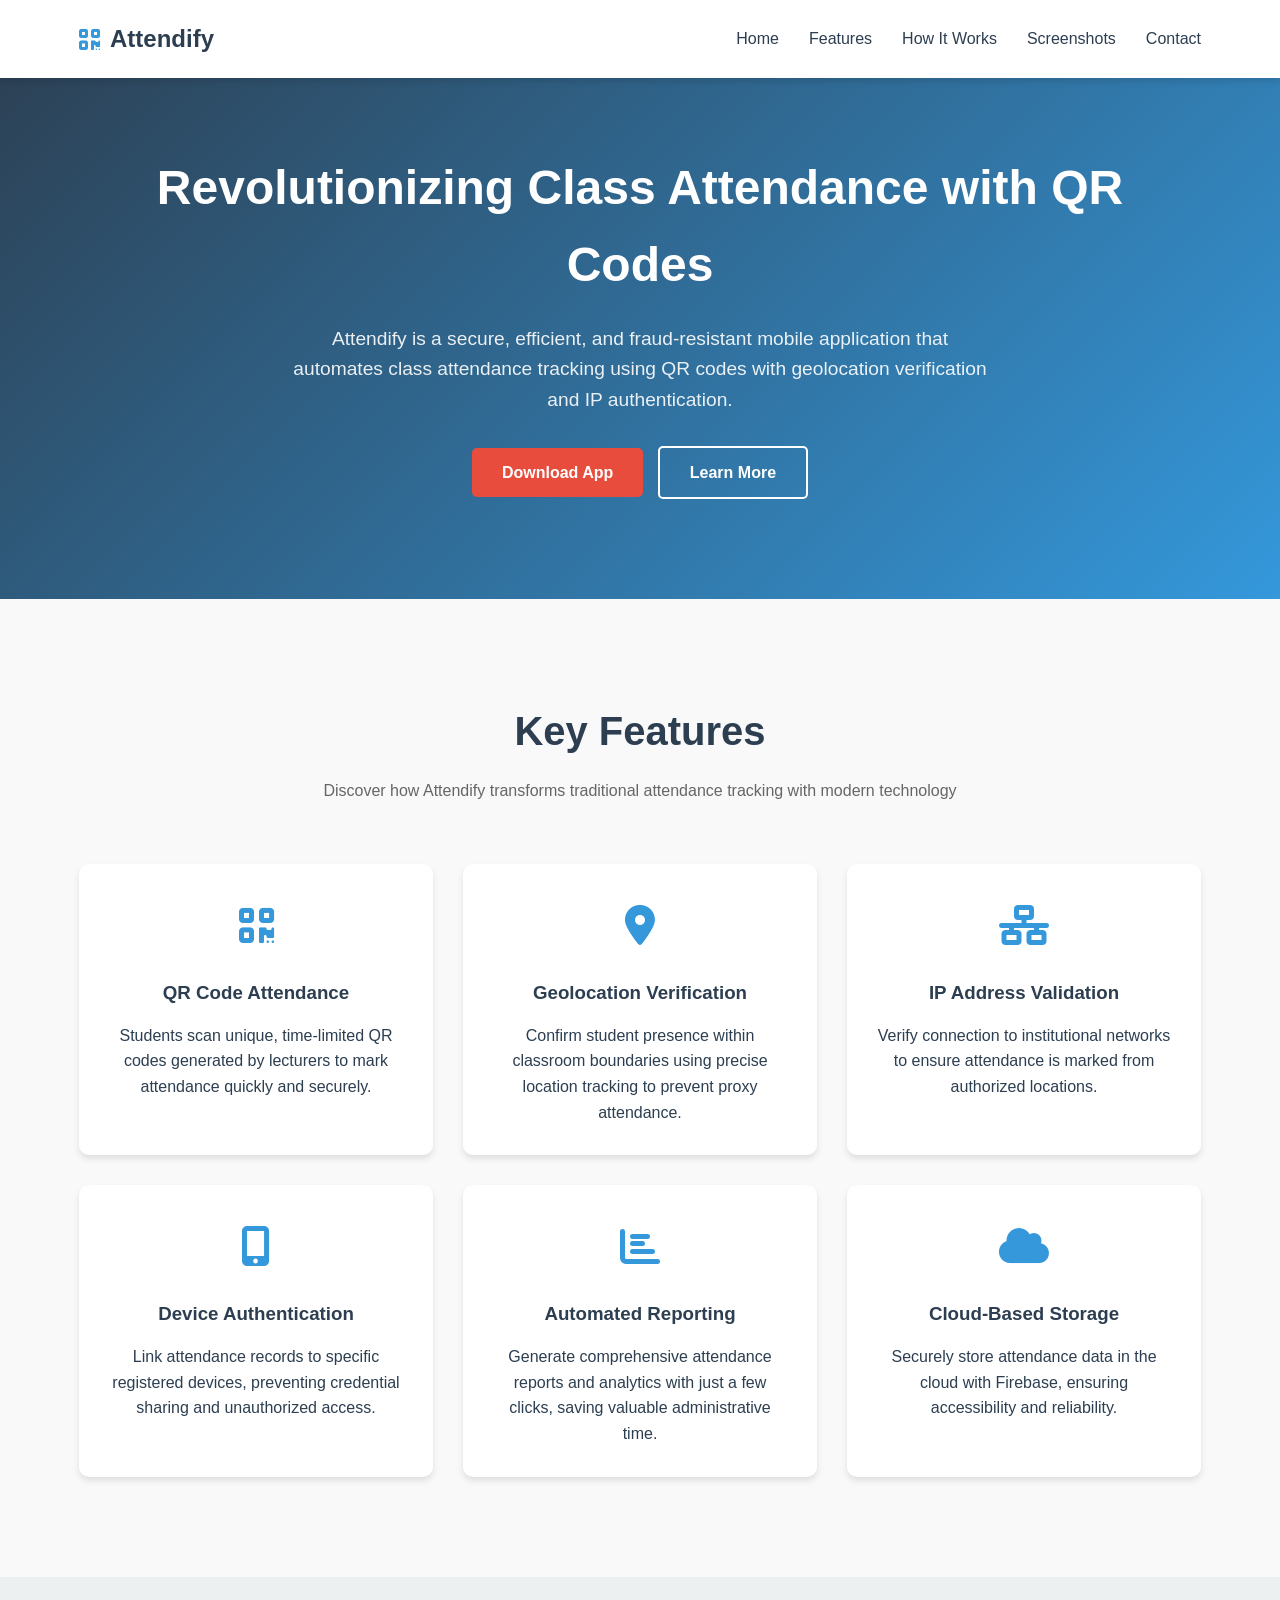
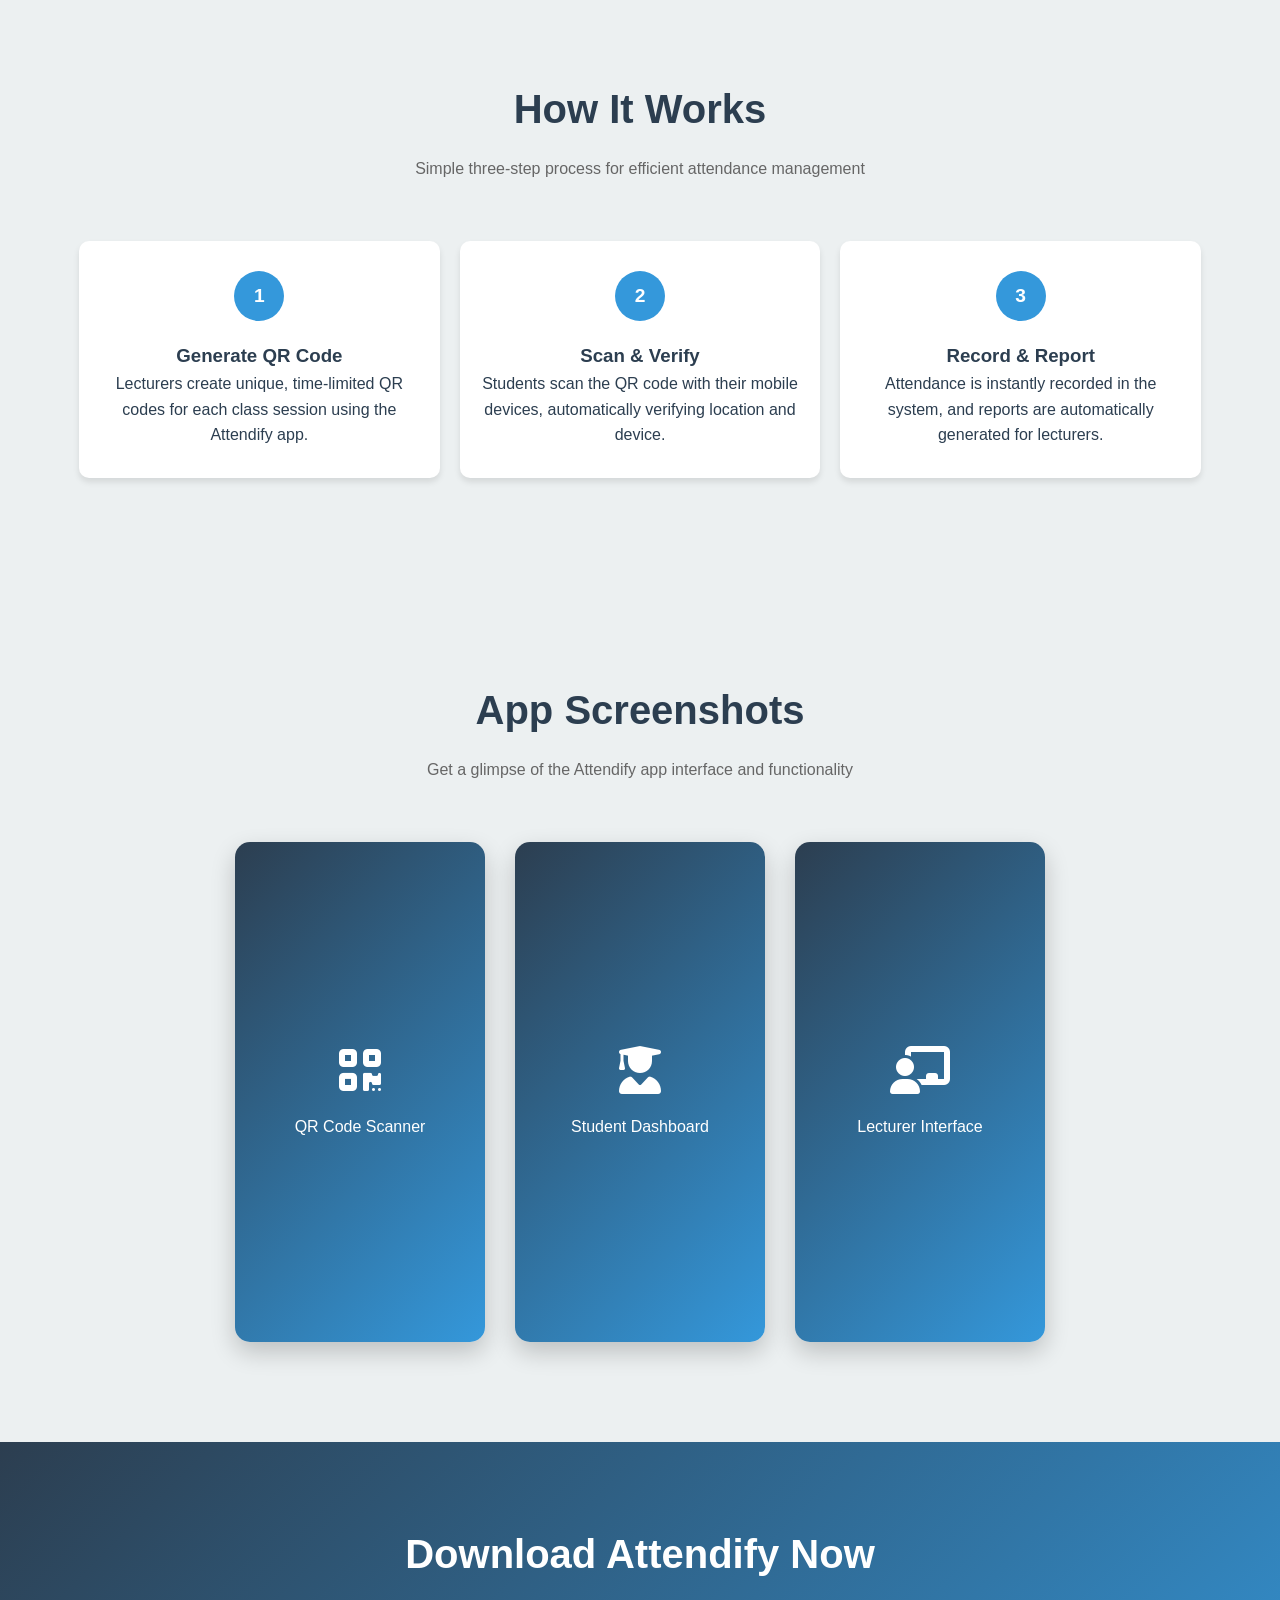
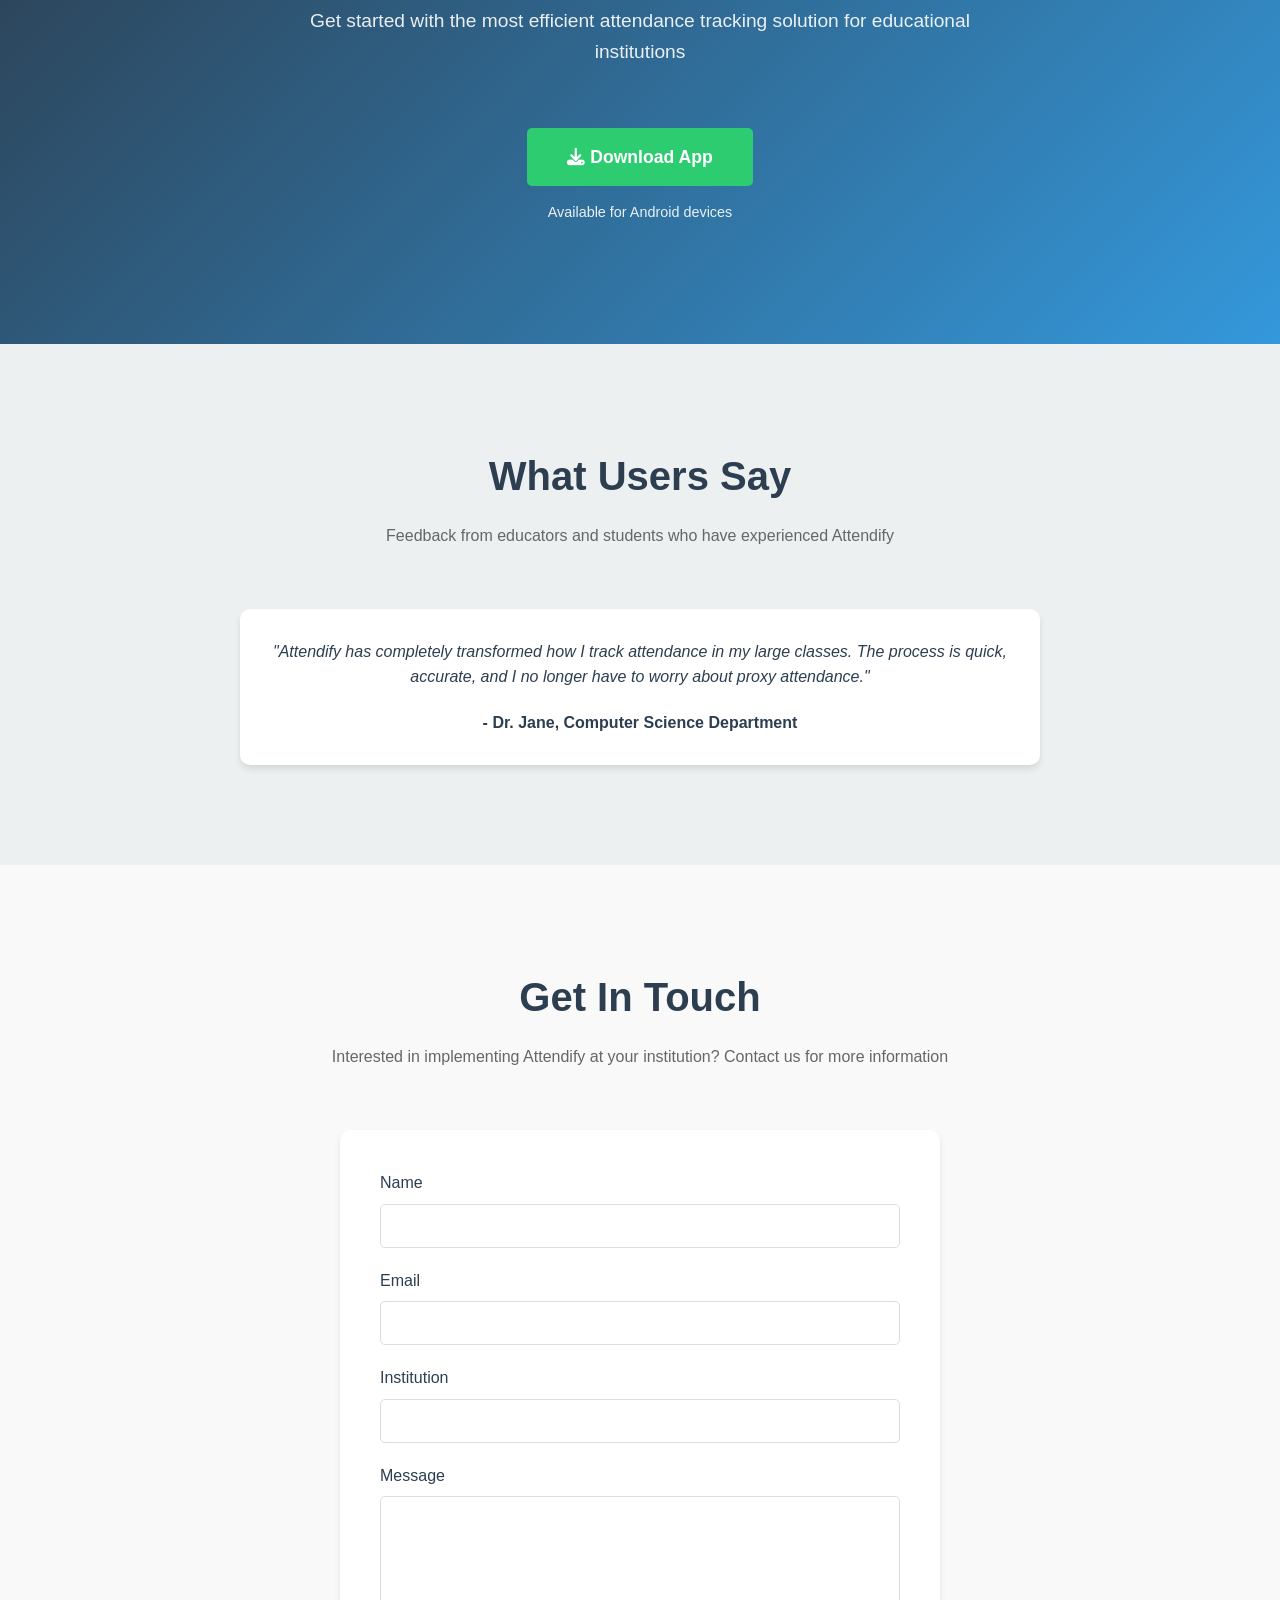
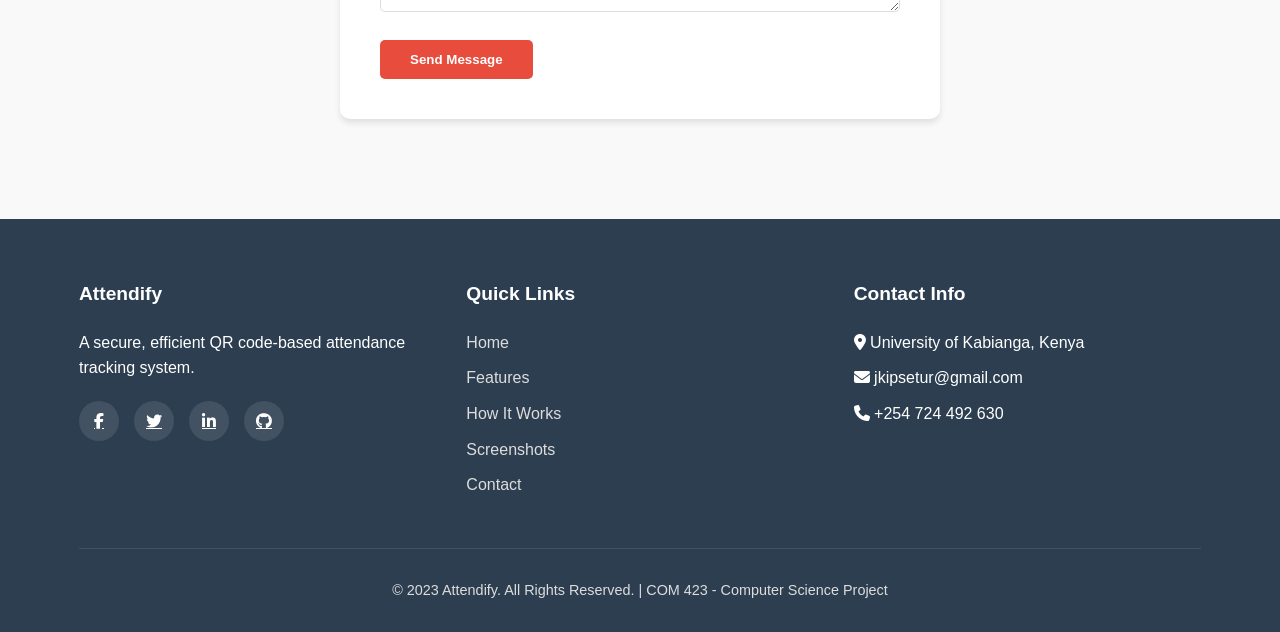
<file: index.html>
<!DOCTYPE html>
<html lang="en">
<head>
    <meta charset="UTF-8">
    <meta name="viewport" content="width=device-width, initial-scale=1.0">
    <title>Attendify - QR Code Class Attendance App</title>
    <link rel="icon" type="image/x-icon" href="data:image/svg+xml,<svg xmlns='http://www.w3.org/2000/svg' viewBox='0 0 100 100'><text y='.9em' font-size='90'>📱</text></svg>">
    <link rel="stylesheet" href="https://cdnjs.cloudflare.com/ajax/libs/font-awesome/6.4.0/css/all.min.css">
    <link rel="stylesheet" href="styles.css">
</head>
<body>
    <!-- Header -->
    <header>
        <div class="container">
            <nav class="navbar">
                <div class="logo">
                    <i class="fas fa-qrcode"></i>
                    <span>Attendify</span>
                </div>
                <ul class="nav-links">
                    <li><a href="#home">Home</a></li>
                    <li><a href="#features">Features</a></li>
                    <li><a href="#how-it-works">How It Works</a></li>
                    <li><a href="#screenshots">Screenshots</a></li>
                    <li><a href="#contact">Contact</a></li>
                </ul>
                <div class="mobile-menu">
                    <i class="fas fa-bars"></i>
                </div>
            </nav>
        </div>
    </header>

    <!-- Hero Section -->
    <section class="hero" id="home">
        <div class="container">
            <h1>Revolutionizing Class Attendance with QR Codes</h1>
            <p>Attendify is a secure, efficient, and fraud-resistant mobile application that automates class attendance tracking using QR codes with geolocation verification and IP authentication.</p>
            <a href="https://github.com/Setur413/AUTOMATED_ATTENDANCE/releases/download/v1.0.0/app-release.apk
" class="btn">Download App</a>
            <a href="#features" class="btn btn-secondary">Learn More</a>
        </div>
    </section>

    <!-- Features Section -->
    <section class="section" id="features">
        <div class="container">
            <div class="section-title">
                <h2>Key Features</h2>
                <p>Discover how Attendify transforms traditional attendance tracking with modern technology</p>
            </div>
            <div class="features-grid">
                <div class="feature-card">
                    <div class="feature-icon">
                        <i class="fas fa-qrcode"></i>
                    </div>
                    <h3>QR Code Attendance</h3>
                    <p>Students scan unique, time-limited QR codes generated by lecturers to mark attendance quickly and securely.</p>
                </div>
                <div class="feature-card">
                    <div class="feature-icon">
                        <i class="fas fa-map-marker-alt"></i>
                    </div>
                    <h3>Geolocation Verification</h3>
                    <p>Confirm student presence within classroom boundaries using precise location tracking to prevent proxy attendance.</p>
                </div>
                <div class="feature-card">
                    <div class="feature-icon">
                        <i class="fas fa-network-wired"></i>
                    </div>
                    <h3>IP Address Validation</h3>
                    <p>Verify connection to institutional networks to ensure attendance is marked from authorized locations.</p>
                </div>
                <div class="feature-card">
                    <div class="feature-icon">
                        <i class="fas fa-mobile-alt"></i>
                    </div>
                    <h3>Device Authentication</h3>
                    <p>Link attendance records to specific registered devices, preventing credential sharing and unauthorized access.</p>
                </div>
                <div class="feature-card">
                    <div class="feature-icon">
                        <i class="fas fa-chart-bar"></i>
                    </div>
                    <h3>Automated Reporting</h3>
                    <p>Generate comprehensive attendance reports and analytics with just a few clicks, saving valuable administrative time.</p>
                </div>
                <div class="feature-card">
                    <div class="feature-icon">
                        <i class="fas fa-cloud"></i>
                    </div>
                    <h3>Cloud-Based Storage</h3>
                    <p>Securely store attendance data in the cloud with Firebase, ensuring accessibility and reliability.</p>
                </div>
            </div>
        </div>
    </section>

    <!-- How It Works Section -->
    <section class="section how-it-works" id="how-it-works">
        <div class="container">
            <div class="section-title">
                <h2>How It Works</h2>
                <p>Simple three-step process for efficient attendance management</p>
            </div>
            <div class="steps">
                <div class="step">
                    <div class="step-number">1</div>
                    <h3>Generate QR Code</h3>
                    <p>Lecturers create unique, time-limited QR codes for each class session using the Attendify app.</p>
                </div>
                <div class="step">
                    <div class="step-number">2</div>
                    <h3>Scan & Verify</h3>
                    <p>Students scan the QR code with their mobile devices, automatically verifying location and device.</p>
                </div>
                <div class="step">
                    <div class="step-number">3</div>
                    <h3>Record & Report</h3>
                    <p>Attendance is instantly recorded in the system, and reports are automatically generated for lecturers.</p>
                </div>
            </div>
        </div>
    </section>

    <!-- App Screenshots Section -->
    <section class="section screenshots" id="screenshots">
        <div class="container">
            <div class="section-title">
                <h2>App Screenshots</h2>
                <p>Get a glimpse of the Attendify app interface and functionality</p>
            </div>
            <div class="screenshot-container">
                <div class="screenshot-placeholder">
                    <i class="fas fa-qrcode"></i>
                    <p>QR Code Scanner</p>
                </div>
                <div class="screenshot-placeholder">
                    <i class="fas fa-user-graduate"></i>
                    <p>Student Dashboard</p>
                </div>
                <div class="screenshot-placeholder">
                    <i class="fas fa-chalkboard-teacher"></i>
                    <p>Lecturer Interface</p>
                </div>
            </div>
        </div>
    </section>

    <!-- Download Section -->
    <section class="download-section" id="download">
        <div class="container">
            <h2>Download Attendify Now</h2>
            <p>Get started with the most efficient attendance tracking solution for educational institutions</p>
            <a href="#" class="btn btn-download" id="downloadBtn">
                <i class="fas fa-download"></i> Download App
            </a>
            <p style="margin-top: 15px; font-size: 0.9rem;">Available for Android devices</p>
        </div>
    </section>

    <!-- Testimonials Section -->
    <section class="section testimonials">
        <div class="container">
            <div class="section-title">
                <h2>What Users Say</h2>
                <p>Feedback from educators and students who have experienced Attendify</p>
            </div>
            <div class="testimonial-slider">
                <div class="testimonial">
                    <p class="testimonial-text">"Attendify has completely transformed how I track attendance in my large classes. The process is quick, accurate, and I no longer have to worry about proxy attendance."</p>
                    <p class="testimonial-author">- Dr. Jane, Computer Science Department</p>
                </div>
            </div>
        </div>
    </section>

    <!-- Contact Section -->
    <section class="section" id="contact">
        <div class="container">
            <div class="section-title">
                <h2>Get In Touch</h2>
                <p>Interested in implementing Attendify at your institution? Contact us for more information</p>
            </div>
            <div class="contact-form">
                <form id="contactForm" netlify>
                    <div class="form-group">
                        <label for="name">Name</label>
                        <input type="text" id="name" class="form-control" required>
                    </div>
                    <div class="form-group">
                        <label for="email">Email</label>
                        <input type="email" id="email" class="form-control" required>
                    </div>
                    <div class="form-group">
                        <label for="institution">Institution</label>
                        <input type="text" id="institution" class="form-control" required>
                    </div>
                    <div class="form-group">
                        <label for="message">Message</label>
                        <textarea id="message" class="form-control" rows="5" required></textarea>
                    </div>
                    <button type="submit" class="btn">Send Message</button>
                </form>
            </div>
        </div>
    </section>

    <!-- Footer -->
    <footer>
        <div class="container">
            <div class="footer-content">
                <div class="footer-column">
                    <h3>Attendify</h3>
                    <p>A secure, efficient QR code-based attendance tracking system.</p>
                    <div class="social-links">
                        <a href="#"><i class="fab fa-facebook-f"></i></a>
                        <a href="#"><i class="fab fa-twitter"></i></a>
                        <a href="#"><i class="fab fa-linkedin-in"></i></a>
                        <a href="#"><i class="fab fa-github"></i></a>
                    </div>
                </div>
                <div class="footer-column">
                    <h3>Quick Links</h3>
                    <ul class="footer-links">
                        <li><a href="#home">Home</a></li>
                        <li><a href="#features">Features</a></li>
                        <li><a href="#how-it-works">How It Works</a></li>
                        <li><a href="#screenshots">Screenshots</a></li>
                        <li><a href="#contact">Contact</a></li>
                    </ul>
                </div>
                <div class="footer-column">
                    <h3>Contact Info</h3>
                    <ul class="footer-links">
                        <li><i class="fas fa-map-marker-alt"></i> University of Kabianga, Kenya</li>
                        <li><i class="fas fa-envelope"></i> jkipsetur@gmail.com</li>
                        <li><i class="fas fa-phone"></i> +254 724 492 630</li>
                    </ul>
                </div>
            </div>
            <div class="copyright">
                <p>&copy; 2023 Attendify. All Rights Reserved. | COM 423 - Computer Science Project</p>
            </div>
        </div>
    </footer>

<script src="script.js"></script>
</body>
</html>
</file>
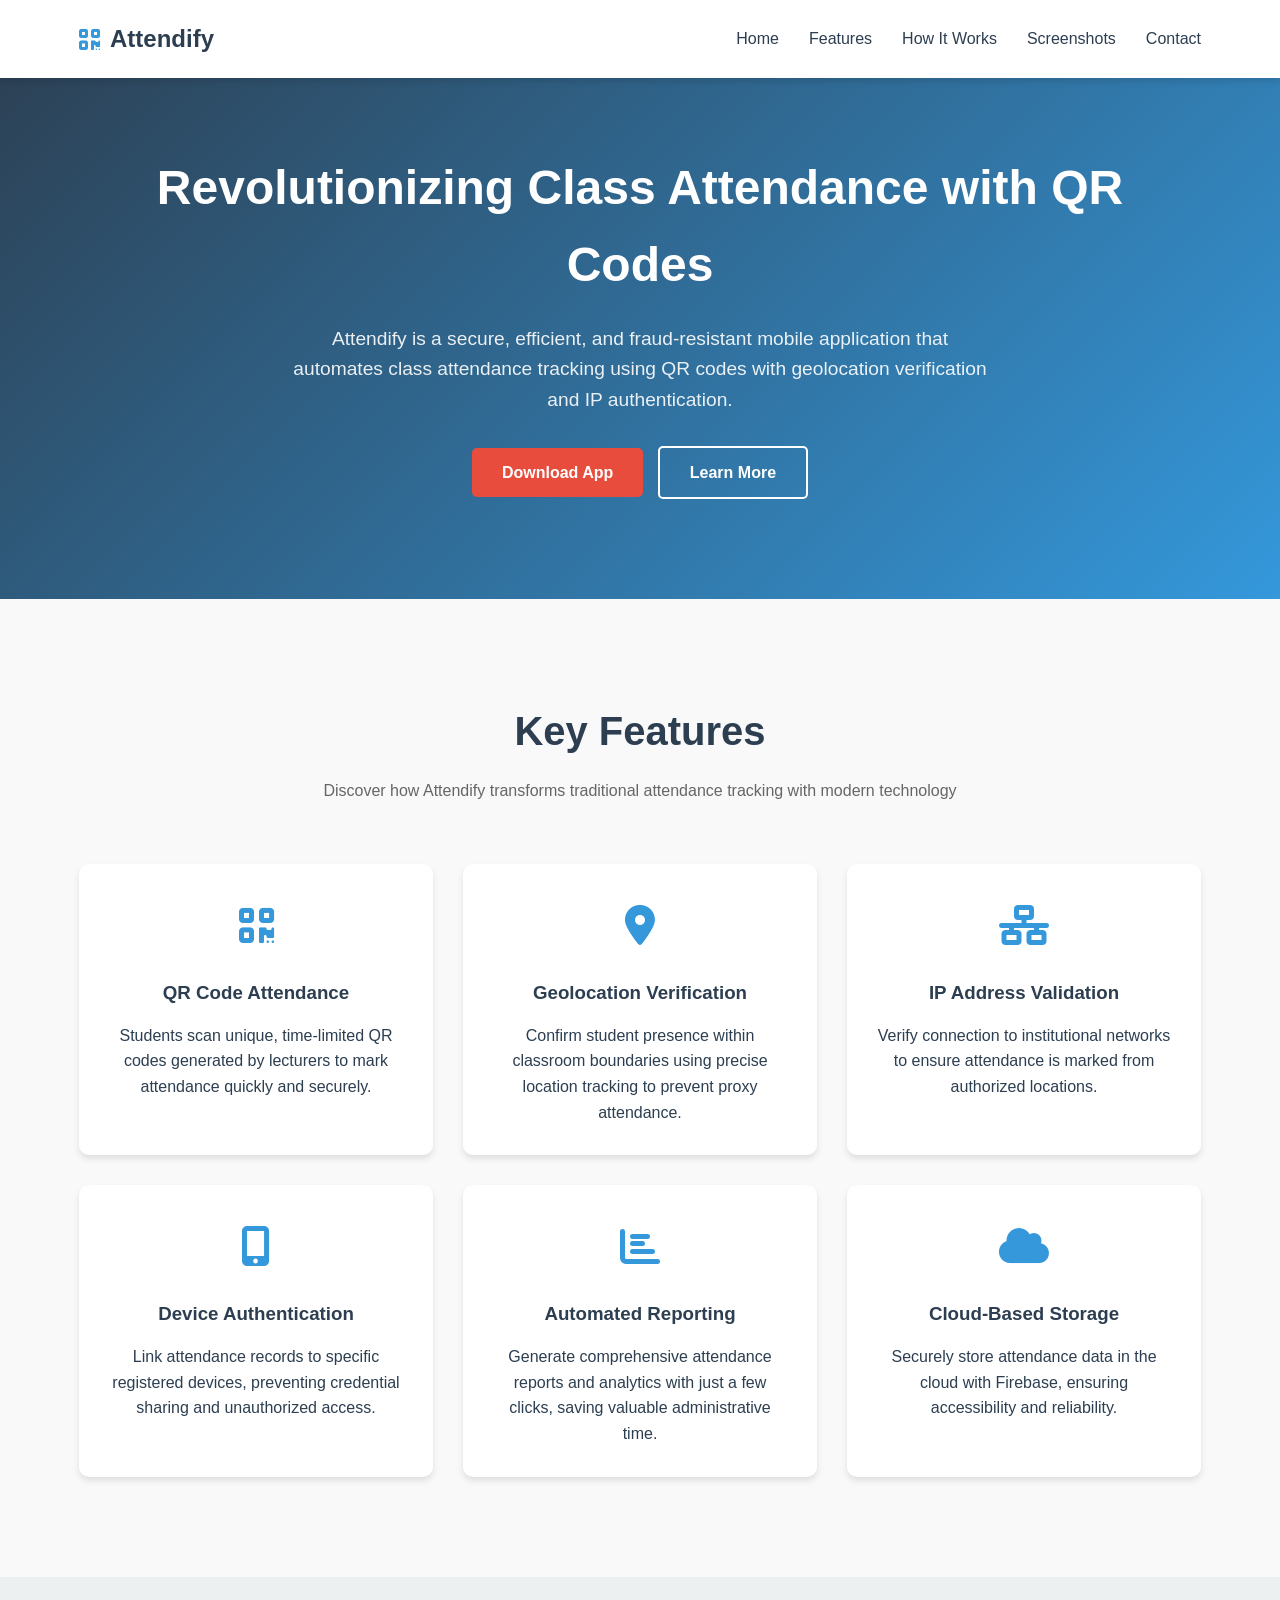
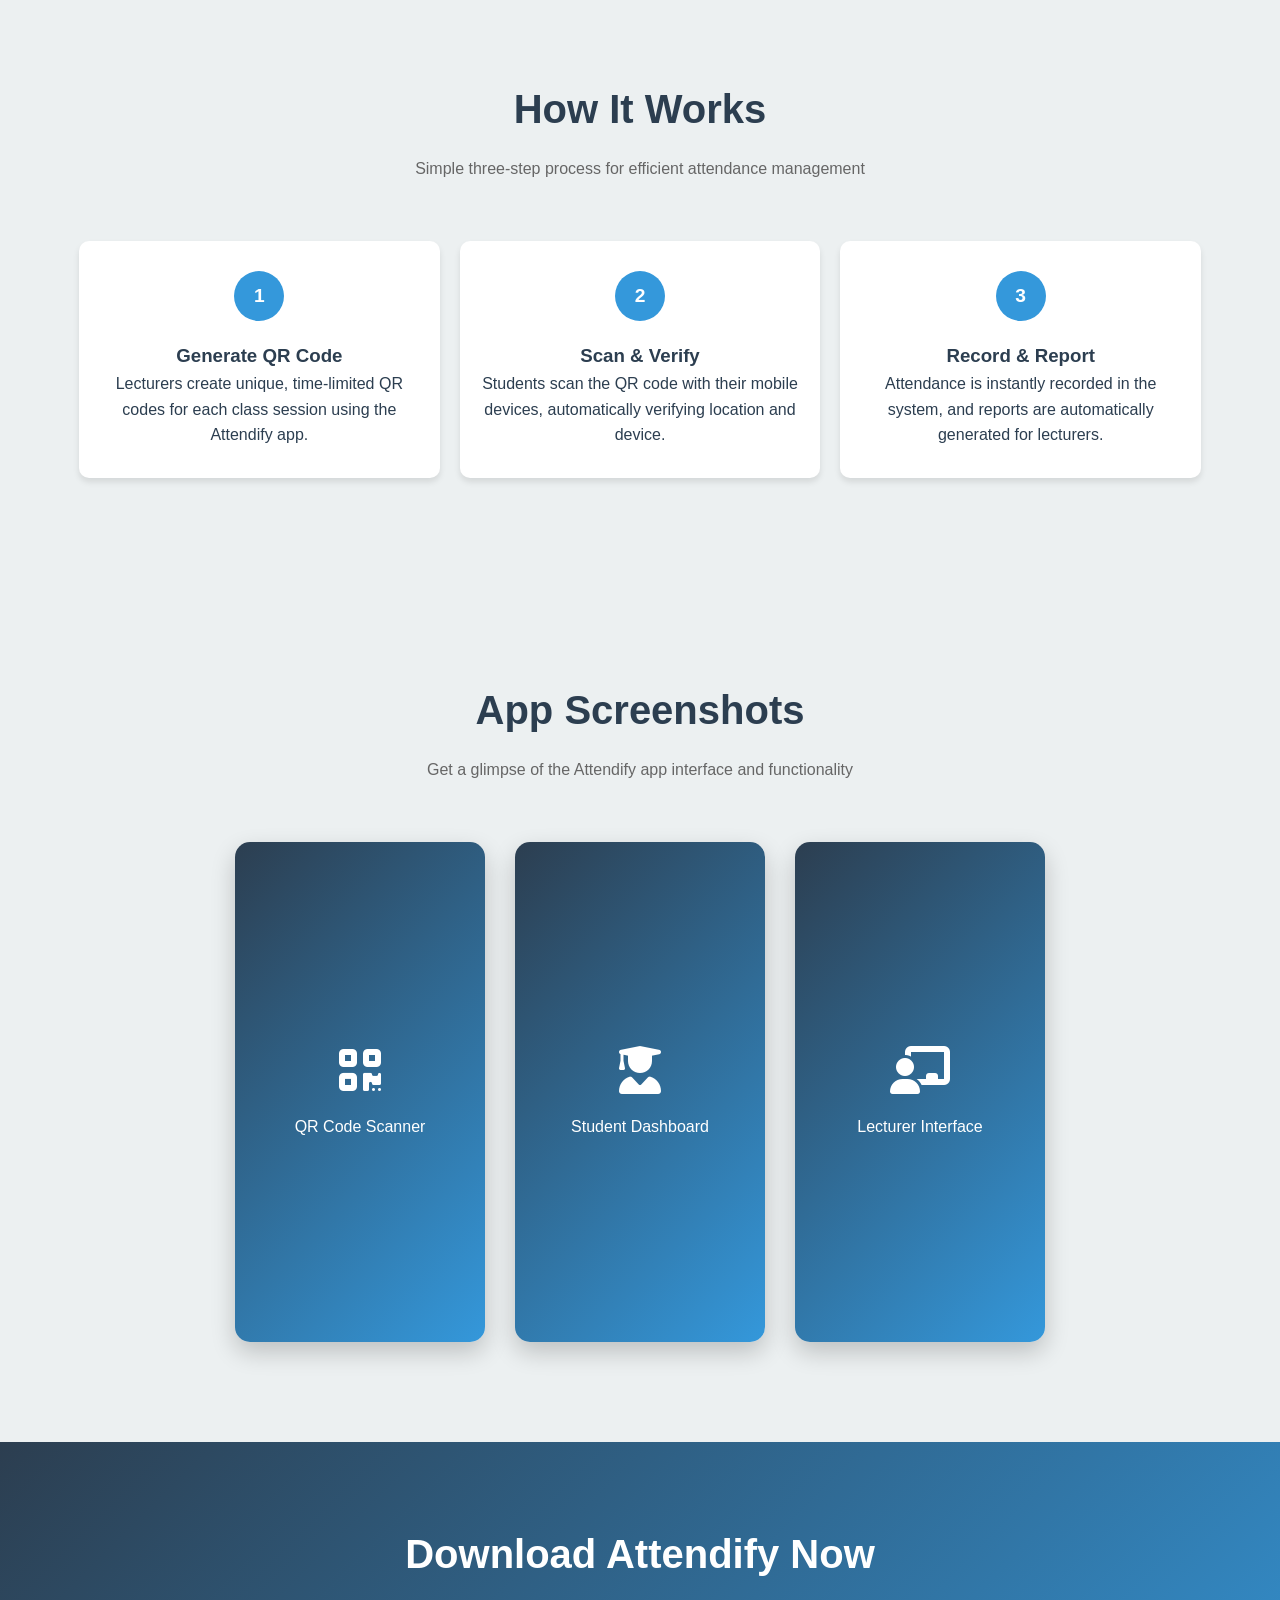
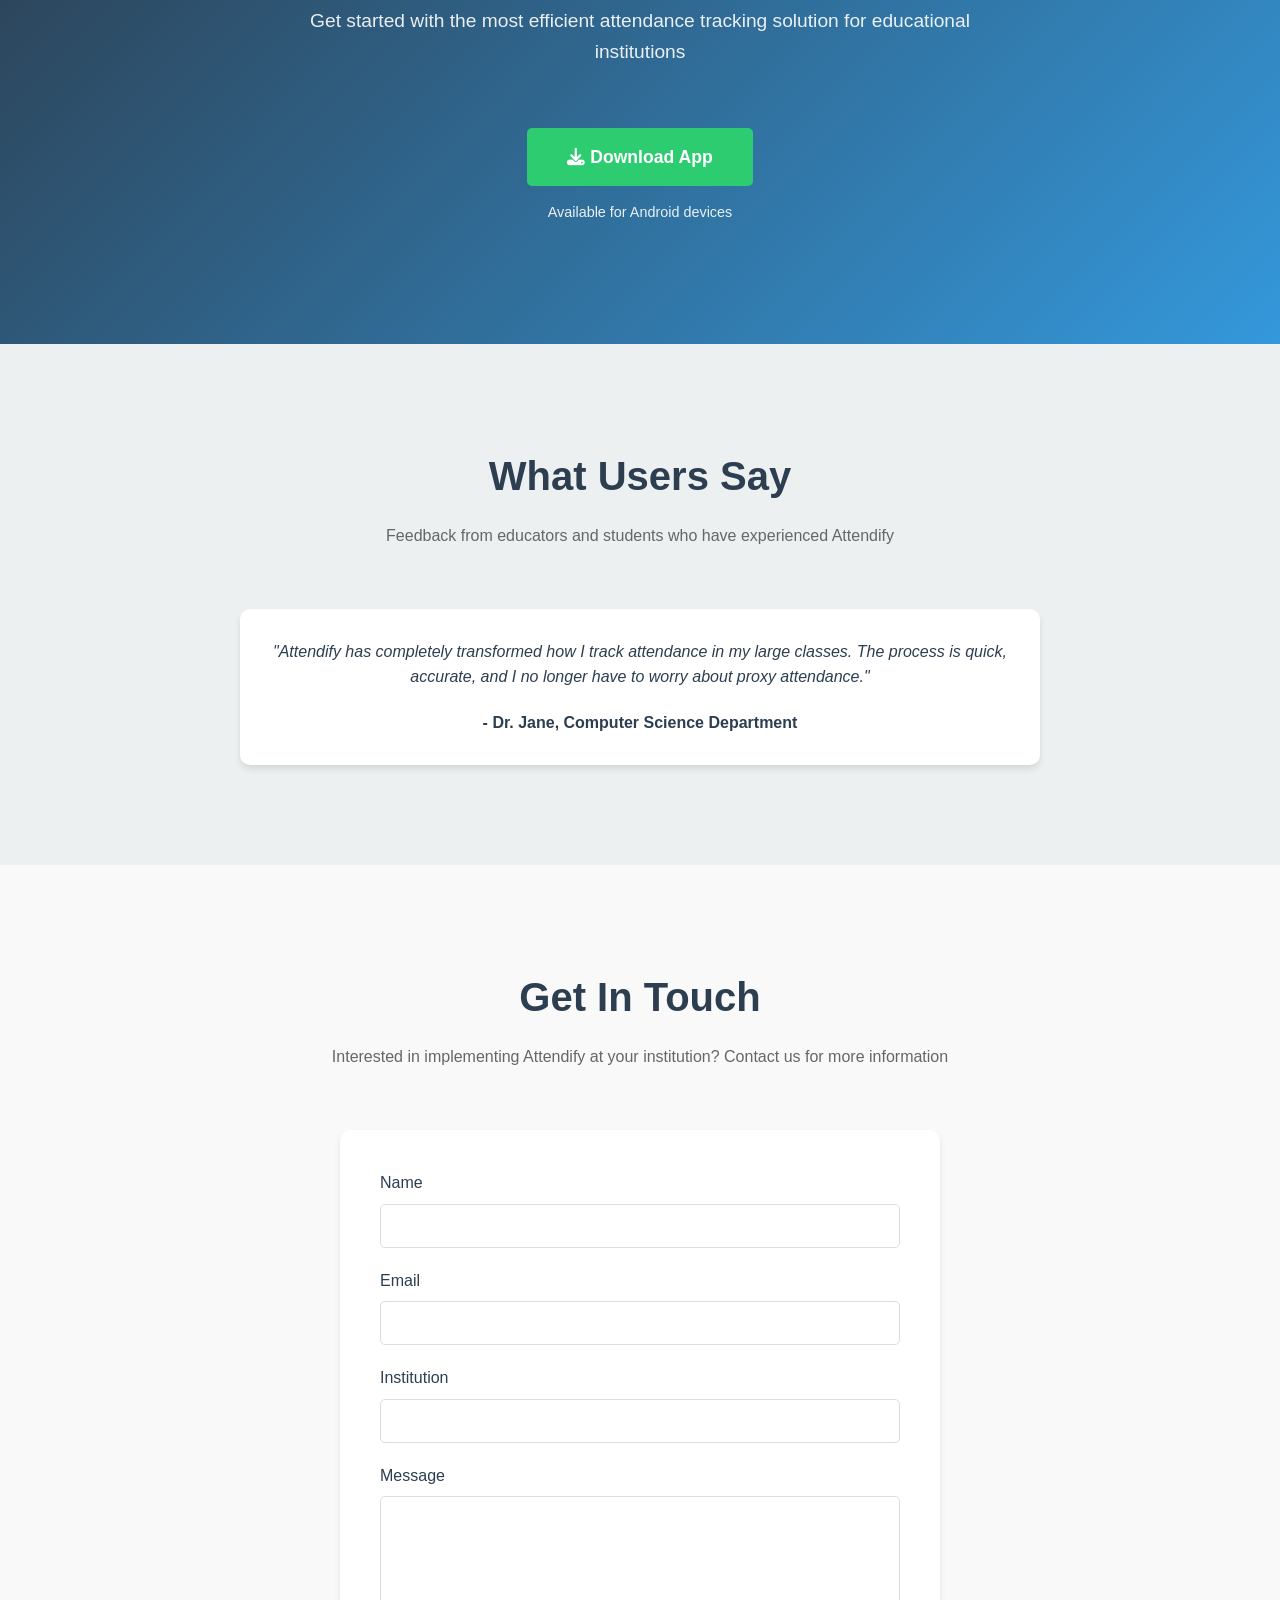
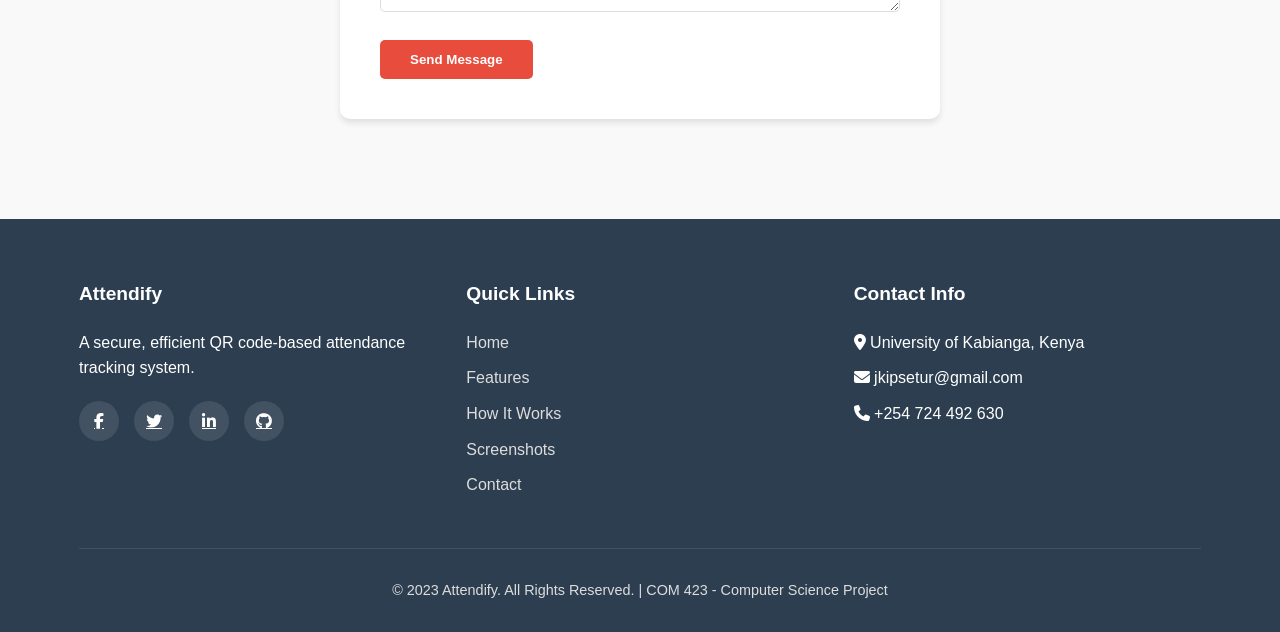
<file: attendify.html>
<!DOCTYPE html>
<html lang="en">
<head>
    <meta charset="UTF-8">
    <meta name="viewport" content="width=device-width, initial-scale=1.0">
    <title>Attendify - QR Code Class Attendance App</title>
    <link rel="icon" type="image/x-icon" href="data:image/svg+xml,<svg xmlns='http://www.w3.org/2000/svg' viewBox='0 0 100 100'><text y='.9em' font-size='90'>📱</text></svg>">
    <link rel="stylesheet" href="https://cdnjs.cloudflare.com/ajax/libs/font-awesome/6.4.0/css/all.min.css">
    <link rel="stylesheet" href="styles.css">
</head>
<body>
    <!-- Header -->
    <header>
        <div class="container">
            <nav class="navbar">
                <div class="logo">
                    <i class="fas fa-qrcode"></i>
                    <span>Attendify</span>
                </div>
                <ul class="nav-links">
                    <li><a href="#home">Home</a></li>
                    <li><a href="#features">Features</a></li>
                    <li><a href="#how-it-works">How It Works</a></li>
                    <li><a href="#screenshots">Screenshots</a></li>
                    <li><a href="#contact">Contact</a></li>
                </ul>
                <div class="mobile-menu">
                    <i class="fas fa-bars"></i>
                </div>
            </nav>
        </div>
    </header>

    <!-- Hero Section -->
    <section class="hero" id="home">
        <div class="container">
            <h1>Revolutionizing Class Attendance with QR Codes</h1>
            <p>Attendify is a secure, efficient, and fraud-resistant mobile application that automates class attendance tracking using QR codes with geolocation verification and IP authentication.</p>
            <a href="https://github.com/Setur413/AUTOMATED_ATTENDANCE/releases/download/v1.0.0/app-release.apk
" class="btn">Download App</a>
            <a href="#features" class="btn btn-secondary">Learn More</a>
        </div>
    </section>

    <!-- Features Section -->
    <section class="section" id="features">
        <div class="container">
            <div class="section-title">
                <h2>Key Features</h2>
                <p>Discover how Attendify transforms traditional attendance tracking with modern technology</p>
            </div>
            <div class="features-grid">
                <div class="feature-card">
                    <div class="feature-icon">
                        <i class="fas fa-qrcode"></i>
                    </div>
                    <h3>QR Code Attendance</h3>
                    <p>Students scan unique, time-limited QR codes generated by lecturers to mark attendance quickly and securely.</p>
                </div>
                <div class="feature-card">
                    <div class="feature-icon">
                        <i class="fas fa-map-marker-alt"></i>
                    </div>
                    <h3>Geolocation Verification</h3>
                    <p>Confirm student presence within classroom boundaries using precise location tracking to prevent proxy attendance.</p>
                </div>
                <div class="feature-card">
                    <div class="feature-icon">
                        <i class="fas fa-network-wired"></i>
                    </div>
                    <h3>IP Address Validation</h3>
                    <p>Verify connection to institutional networks to ensure attendance is marked from authorized locations.</p>
                </div>
                <div class="feature-card">
                    <div class="feature-icon">
                        <i class="fas fa-mobile-alt"></i>
                    </div>
                    <h3>Device Authentication</h3>
                    <p>Link attendance records to specific registered devices, preventing credential sharing and unauthorized access.</p>
                </div>
                <div class="feature-card">
                    <div class="feature-icon">
                        <i class="fas fa-chart-bar"></i>
                    </div>
                    <h3>Automated Reporting</h3>
                    <p>Generate comprehensive attendance reports and analytics with just a few clicks, saving valuable administrative time.</p>
                </div>
                <div class="feature-card">
                    <div class="feature-icon">
                        <i class="fas fa-cloud"></i>
                    </div>
                    <h3>Cloud-Based Storage</h3>
                    <p>Securely store attendance data in the cloud with Firebase, ensuring accessibility and reliability.</p>
                </div>
            </div>
        </div>
    </section>

    <!-- How It Works Section -->
    <section class="section how-it-works" id="how-it-works">
        <div class="container">
            <div class="section-title">
                <h2>How It Works</h2>
                <p>Simple three-step process for efficient attendance management</p>
            </div>
            <div class="steps">
                <div class="step">
                    <div class="step-number">1</div>
                    <h3>Generate QR Code</h3>
                    <p>Lecturers create unique, time-limited QR codes for each class session using the Attendify app.</p>
                </div>
                <div class="step">
                    <div class="step-number">2</div>
                    <h3>Scan & Verify</h3>
                    <p>Students scan the QR code with their mobile devices, automatically verifying location and device.</p>
                </div>
                <div class="step">
                    <div class="step-number">3</div>
                    <h3>Record & Report</h3>
                    <p>Attendance is instantly recorded in the system, and reports are automatically generated for lecturers.</p>
                </div>
            </div>
        </div>
    </section>

    <!-- App Screenshots Section -->
    <section class="section screenshots" id="screenshots">
        <div class="container">
            <div class="section-title">
                <h2>App Screenshots</h2>
                <p>Get a glimpse of the Attendify app interface and functionality</p>
            </div>
            <div class="screenshot-container">
                <div class="screenshot-placeholder">
                    <i class="fas fa-qrcode"></i>
                    <p>QR Code Scanner</p>
                </div>
                <div class="screenshot-placeholder">
                    <i class="fas fa-user-graduate"></i>
                    <p>Student Dashboard</p>
                </div>
                <div class="screenshot-placeholder">
                    <i class="fas fa-chalkboard-teacher"></i>
                    <p>Lecturer Interface</p>
                </div>
            </div>
        </div>
    </section>

    <!-- Download Section -->
    <section class="download-section" id="download">
        <div class="container">
            <h2>Download Attendify Now</h2>
            <p>Get started with the most efficient attendance tracking solution for educational institutions</p>
            <a href="#" class="btn btn-download" id="downloadBtn">
                <i class="fas fa-download"></i> Download App
            </a>
            <p style="margin-top: 15px; font-size: 0.9rem;">Available for Android devices</p>
        </div>
    </section>

    <!-- Testimonials Section -->
    <section class="section testimonials">
        <div class="container">
            <div class="section-title">
                <h2>What Users Say</h2>
                <p>Feedback from educators and students who have experienced Attendify</p>
            </div>
            <div class="testimonial-slider">
                <div class="testimonial">
                    <p class="testimonial-text">"Attendify has completely transformed how I track attendance in my large classes. The process is quick, accurate, and I no longer have to worry about proxy attendance."</p>
                    <p class="testimonial-author">- Dr. Jane, Computer Science Department</p>
                </div>
            </div>
        </div>
    </section>

    <!-- Contact Section -->
    <section class="section" id="contact">
        <div class="container">
            <div class="section-title">
                <h2>Get In Touch</h2>
                <p>Interested in implementing Attendify at your institution? Contact us for more information</p>
            </div>
            <div class="contact-form">
                <form id="contactForm" netlify>
                    <div class="form-group">
                        <label for="name">Name</label>
                        <input type="text" id="name" class="form-control" required>
                    </div>
                    <div class="form-group">
                        <label for="email">Email</label>
                        <input type="email" id="email" class="form-control" required>
                    </div>
                    <div class="form-group">
                        <label for="institution">Institution</label>
                        <input type="text" id="institution" class="form-control" required>
                    </div>
                    <div class="form-group">
                        <label for="message">Message</label>
                        <textarea id="message" class="form-control" rows="5" required></textarea>
                    </div>
                    <button type="submit" class="btn">Send Message</button>
                </form>
            </div>
        </div>
    </section>

    <!-- Footer -->
    <footer>
        <div class="container">
            <div class="footer-content">
                <div class="footer-column">
                    <h3>Attendify</h3>
                    <p>A secure, efficient QR code-based attendance tracking system.</p>
                    <div class="social-links">
                        <a href="#"><i class="fab fa-facebook-f"></i></a>
                        <a href="#"><i class="fab fa-twitter"></i></a>
                        <a href="#"><i class="fab fa-linkedin-in"></i></a>
                        <a href="#"><i class="fab fa-github"></i></a>
                    </div>
                </div>
                <div class="footer-column">
                    <h3>Quick Links</h3>
                    <ul class="footer-links">
                        <li><a href="#home">Home</a></li>
                        <li><a href="#features">Features</a></li>
                        <li><a href="#how-it-works">How It Works</a></li>
                        <li><a href="#screenshots">Screenshots</a></li>
                        <li><a href="#contact">Contact</a></li>
                    </ul>
                </div>
                <div class="footer-column">
                    <h3>Contact Info</h3>
                    <ul class="footer-links">
                        <li><i class="fas fa-map-marker-alt"></i> University of Kabianga, Kenya</li>
                        <li><i class="fas fa-envelope"></i> jkipsetur@gmail.com</li>
                        <li><i class="fas fa-phone"></i> +254 724 492 630</li>
                    </ul>
                </div>
            </div>
            <div class="copyright">
                <p>&copy; 2023 Attendify. All Rights Reserved. | COM 423 - Computer Science Project</p>
            </div>
        </div>
    </footer>

<script src="script.js"></script>
</body>
</html>
</file>
<file: styles.css>
:root {
            --primary: #2c3e50;
            --secondary: #3498db;
            --accent: #e74c3c;
            --light: #ecf0f1;
            --dark: #2c3e50;
            --success: #2ecc71;
            --shadow: 0 4px 6px rgba(0, 0, 0, 0.1);
            --transition: all 0.3s ease;
        }

        * {
            margin: 0;
            padding: 0;
            box-sizing: border-box;
            font-family: 'Segoe UI', Tahoma, Geneva, Verdana, sans-serif;
        }

        body {
            line-height: 1.6;
            color: var(--dark);
            background-color: #f9f9f9;
        }

        .container {
            width: 90%;
            max-width: 1200px;
            margin: 0 auto;
            padding: 0 15px;
        }

        /* Header Styles */
        header {
            background-color: white;
            box-shadow: var(--shadow);
            position: fixed;
            width: 100%;
            top: 0;
            z-index: 1000;
        }

        .navbar {
            display: flex;
            justify-content: space-between;
            align-items: center;
            padding: 20px 0;
        }

        .logo {
            display: flex;
            align-items: center;
            gap: 10px;
            font-weight: 700;
            font-size: 1.5rem;
            color: var(--primary);
        }

        .logo i {
            color: var(--secondary);
        }

        .nav-links {
            display: flex;
            list-style: none;
            gap: 30px;
        }

        .nav-links a {
            text-decoration: none;
            color: var(--dark);
            font-weight: 500;
            transition: var(--transition);
        }

        .nav-links a:hover {
            color: var(--secondary);
        }

        .mobile-menu {
            display: none;
            font-size: 1.5rem;
            cursor: pointer;
        }

        /* Hero Section */
        .hero {
            padding: 150px 0 100px;
            background: linear-gradient(135deg, var(--primary) 0%, var(--secondary) 100%);
            color: white;
            text-align: center;
        }

        .hero h1 {
            font-size: 3rem;
            margin-bottom: 20px;
        }

        .hero p {
            font-size: 1.2rem;
            max-width: 700px;
            margin: 0 auto 30px;
            opacity: 0.9;
        }

        .btn {
            display: inline-block;
            padding: 12px 30px;
            background-color: var(--accent);
            color: white;
            border: none;
            border-radius: 5px;
            font-weight: 600;
            text-decoration: none;
            transition: var(--transition);
            cursor: pointer;
        }

        .btn:hover {
            background-color: #c0392b;
            transform: translateY(-3px);
        }

        .btn-secondary {
            background-color: transparent;
            border: 2px solid white;
            margin-left: 10px;
        }

        .btn-secondary:hover {
            background-color: rgba(255, 255, 255, 0.1);
        }

        .btn-download {
            background-color: var(--success);
            font-size: 1.1rem;
            padding: 15px 40px;
            margin-top: 20px;
        }

        .btn-download:hover {
            background-color: #27ae60;
        }

        /* Features Section */
        .section {
            padding: 100px 0;
        }

        .section-title {
            text-align: center;
            margin-bottom: 60px;
        }

        .section-title h2 {
            font-size: 2.5rem;
            color: var(--primary);
            margin-bottom: 15px;
        }

        .section-title p {
            color: #666;
            max-width: 700px;
            margin: 0 auto;
        }

        .features-grid {
            display: grid;
            grid-template-columns: repeat(auto-fit, minmax(300px, 1fr));
            gap: 30px;
        }

        .feature-card {
            background-color: white;
            border-radius: 10px;
            padding: 30px;
            box-shadow: var(--shadow);
            transition: var(--transition);
            text-align: center;
        }

        .feature-card:hover {
            transform: translateY(-10px);
        }

        .feature-icon {
            font-size: 2.5rem;
            color: var(--secondary);
            margin-bottom: 20px;
        }

        .feature-card h3 {
            margin-bottom: 15px;
            color: var(--primary);
        }

        /* How It Works */
        .how-it-works {
            background-color: var(--light);
        }

        .steps {
            display: flex;
            justify-content: space-between;
            flex-wrap: wrap;
            gap: 20px;
        }

        .step {
            flex: 1;
            min-width: 250px;
            text-align: center;
            padding: 30px 20px;
            background-color: white;
            border-radius: 10px;
            box-shadow: var(--shadow);
        }

        .step-number {
            display: inline-block;
            width: 50px;
            height: 50px;
            background-color: var(--secondary);
            color: white;
            border-radius: 50%;
            line-height: 50px;
            font-weight: bold;
            font-size: 1.2rem;
            margin-bottom: 20px;
        }

        /* App Screenshots Section */
        .screenshots {
            background-color: var(--light);
        }

        .screenshot-container {
            display: flex;
            justify-content: center;
            gap: 30px;
            flex-wrap: wrap;
            margin-top: 40px;
        }

        .screenshot {
            width: 250px;
            border-radius: 15px;
            box-shadow: 0 10px 25px rgba(0, 0, 0, 0.2);
            transition: var(--transition);
        }

        .screenshot:hover {
            transform: translateY(-10px);
        }

        .screenshot-placeholder {
            width: 250px;
            height: 500px;
            background: linear-gradient(135deg, var(--primary) 0%, var(--secondary) 100%);
            border-radius: 15px;
            display: flex;
            flex-direction: column;
            align-items: center;
            justify-content: center;
            color: white;
            box-shadow: 0 10px 25px rgba(0, 0, 0, 0.2);
            transition: var(--transition);
        }

        .screenshot-placeholder:hover {
            transform: translateY(-10px);
        }

        .screenshot-placeholder i {
            font-size: 3rem;
            margin-bottom: 20px;
        }

        /* Download Section */
        .download-section {
            text-align: center;
            padding: 80px 0;
            background: linear-gradient(135deg, var(--primary) 0%, var(--secondary) 100%);
            color: white;
        }

        .download-section h2 {
            font-size: 2.5rem;
            margin-bottom: 20px;
        }

        .download-section p {
            font-size: 1.2rem;
            max-width: 700px;
            margin: 0 auto 40px;
            opacity: 0.9;
        }

        /* Testimonials */
        .testimonials {
            background-color: var(--light);
        }

        .testimonial-slider {
            max-width: 800px;
            margin: 0 auto;
            position: relative;
        }

        .testimonial {
            background-color: white;
            padding: 30px;
            border-radius: 10px;
            box-shadow: var(--shadow);
            text-align: center;
        }

        .testimonial-text {
            font-style: italic;
            margin-bottom: 20px;
        }

        .testimonial-author {
            font-weight: bold;
            color: var(--primary);
        }

        /* Contact Section */
        .contact-form {
            max-width: 600px;
            margin: 0 auto;
            background-color: white;
            padding: 40px;
            border-radius: 10px;
            box-shadow: var(--shadow);
        }

        .form-group {
            margin-bottom: 20px;
        }

        .form-group label {
            display: block;
            margin-bottom: 8px;
            font-weight: 500;
        }

        .form-control {
            width: 100%;
            padding: 12px 15px;
            border: 1px solid #ddd;
            border-radius: 5px;
            font-size: 1rem;
        }

        /* Footer */
        footer {
            background-color: var(--primary);
            color: white;
            padding: 60px 0 30px;
        }

        .footer-content {
            display: grid;
            grid-template-columns: repeat(auto-fit, minmax(250px, 1fr));
            gap: 40px;
            margin-bottom: 40px;
        }

        .footer-column h3 {
            margin-bottom: 20px;
            font-size: 1.2rem;
        }

        .footer-links {
            list-style: none;
        }

        .footer-links li {
            margin-bottom: 10px;
        }

        .footer-links a {
            color: #ddd;
            text-decoration: none;
            transition: var(--transition);
        }

        .footer-links a:hover {
            color: white;
        }

        .social-links {
            display: flex;
            gap: 15px;
            margin-top: 20px;
        }

        .social-links a {
            display: inline-flex;
            align-items: center;
            justify-content: center;
            width: 40px;
            height: 40px;
            background-color: rgba(255, 255, 255, 0.1);
            border-radius: 50%;
            color: white;
            transition: var(--transition);
        }

        .social-links a:hover {
            background-color: var(--secondary);
            transform: translateY(-3px);
        }

        .copyright {
            text-align: center;
            padding-top: 30px;
            border-top: 1px solid rgba(255, 255, 255, 0.1);
            color: #ddd;
            font-size: 0.9rem;
        }

        /* Responsive Styles */
        @media (max-width: 768px) {
            .nav-links {
                display: none;
                position: absolute;
                top: 100%;
                left: 0;
                width: 100%;
                background-color: white;
                flex-direction: column;
                padding: 20px;
                box-shadow: var(--shadow);
            }

            .nav-links.active {
                display: flex;
            }

            .mobile-menu {
                display: block;
            }

            .hero h1 {
                font-size: 2.2rem;
            }

            .hero p {
                font-size: 1rem;
            }

            .section {
                padding: 70px 0;
            }

            .section-title h2 {
                font-size: 2rem;
            }
        }
</file>
